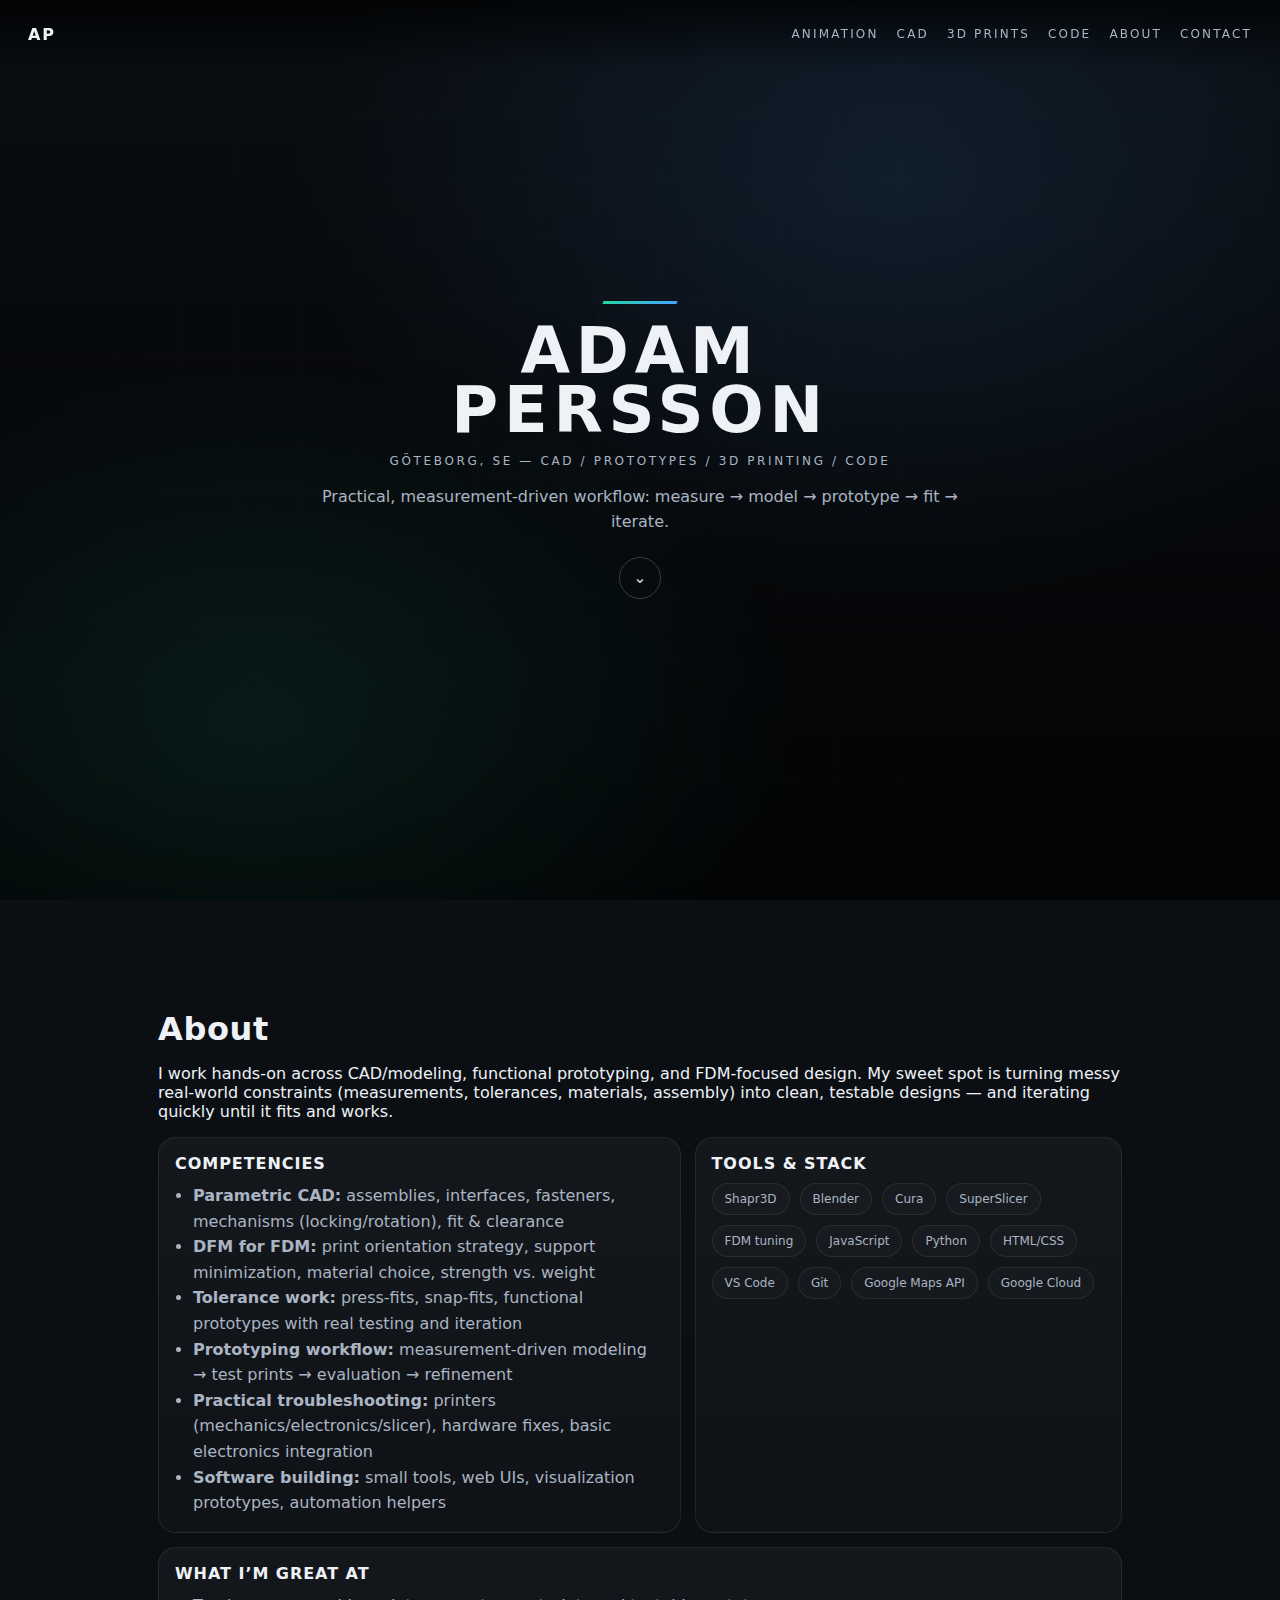
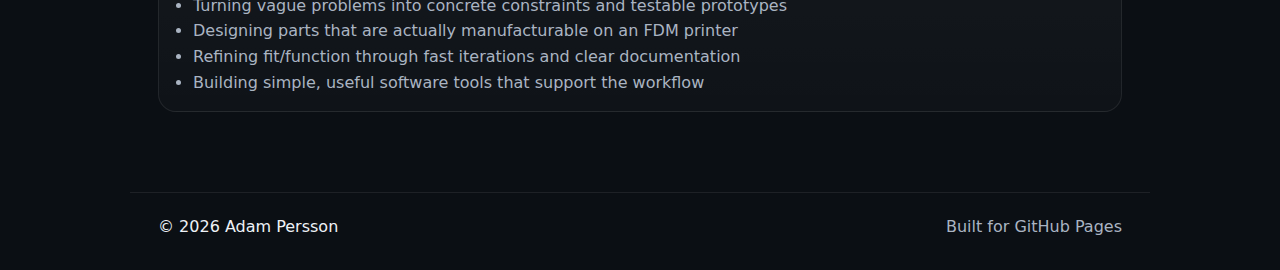
<file: index.html>
<!doctype html>
<html lang="en">
<head>
  <meta charset="UTF-8" />
  <meta name="viewport" content="width=device-width,initial-scale=1" />
  <title>Adam Persson</title>
  <meta name="description" content="CAD / Modeling — Prototypes — 3D Printing — Practical problem solving" />
  <link rel="stylesheet" href="css/styles.css" />
</head>

<body class="page-landing">
  <header class="topnav">
    <a class="brand" href="./">AP</a>
    <nav class="navlinks" aria-label="Site">
      <a href="animation/">ANIMATION</a>
      <a href="cad/">CAD</a>
      <a href="prints/">3D PRINTS</a>
      <a href="code/">CODE</a>
      <a href="#about">ABOUT</a>
      <a href="#contact">CONTACT</a>
    </nav>
  </header>

  <main class="hero" id="home">
    <div class="hero-bg" aria-hidden="true"></div>
    <div class="hero-content">
      <div class="hero-accent"></div>

      <h1>ADAM<br/>PERSSON</h1>
      <p class="hero-sub">GÖTEBORG, SE — CAD / PROTOTYPES / 3D PRINTING / CODE</p>
      <p class="hero-micro">
        Practical, measurement-driven workflow: measure → model → prototype → fit → iterate.
      </p>

      <a class="hero-down" href="#about" aria-label="Scroll down">⌄</a>
    </div>
  </main>

  <section id="about" class="section">
    <h2>About</h2>
    <p>
      I work hands-on across CAD/modeling, functional prototyping, and FDM-focused design.
      My sweet spot is turning messy real-world constraints (measurements, tolerances, materials, assembly)
      into clean, testable designs — and iterating quickly until it fits and works.
    </p>

    <div class="two-col">
      <div class="card">
        <h3>Competencies</h3>
        <ul>
          <li><b>Parametric CAD:</b> assemblies, interfaces, fasteners, mechanisms (locking/rotation), fit & clearance</li>
          <li><b>DFM for FDM:</b> print orientation strategy, support minimization, material choice, strength vs. weight</li>
          <li><b>Tolerance work:</b> press-fits, snap-fits, functional prototypes with real testing and iteration</li>
          <li><b>Prototyping workflow:</b> measurement-driven modeling → test prints → evaluation → refinement</li>
          <li><b>Practical troubleshooting:</b> printers (mechanics/electronics/slicer), hardware fixes, basic electronics integration</li>
          <li><b>Software building:</b> small tools, web UIs, visualization prototypes, automation helpers</li>
        </ul>
      </div>

      <div class="card">
        <h3>Tools & stack</h3>
        <div class="pills">
          <span class="pill">Shapr3D</span>
          <span class="pill">Blender</span>
          <span class="pill">Cura</span>
          <span class="pill">SuperSlicer</span>
          <span class="pill">FDM tuning</span>
          <span class="pill">JavaScript</span>
          <span class="pill">Python</span>
          <span class="pill">HTML/CSS</span>
          <span class="pill">VS Code</span>
          <span class="pill">Git</span>
          <span class="pill">Google Maps API</span>
          <span class="pill">Google Cloud</span>
        </div>
      </div>
    </div>

    <div class="card" style="margin-top:14px;">
      <h3>What I’m great at</h3>
      <ul>
        <li>Turning vague problems into concrete constraints and testable prototypes</li>
        <li>Designing parts that are actually manufacturable on an FDM printer</li>
        <li>Refining fit/function through fast iterations and clear documentation</li>
        <li>Building simple, useful software tools that support the workflow</li>
      </ul>
    </div>
  </section>
  
  <footer class="footer">
    <span>© <span id="year"></span> Adam Persson</span>
    <span class="muted">Built for GitHub Pages</span>
  </footer>

  <script>
    document.getElementById('year').textContent = new Date().getFullYear();
  </script>
</body>
</html>
</file>
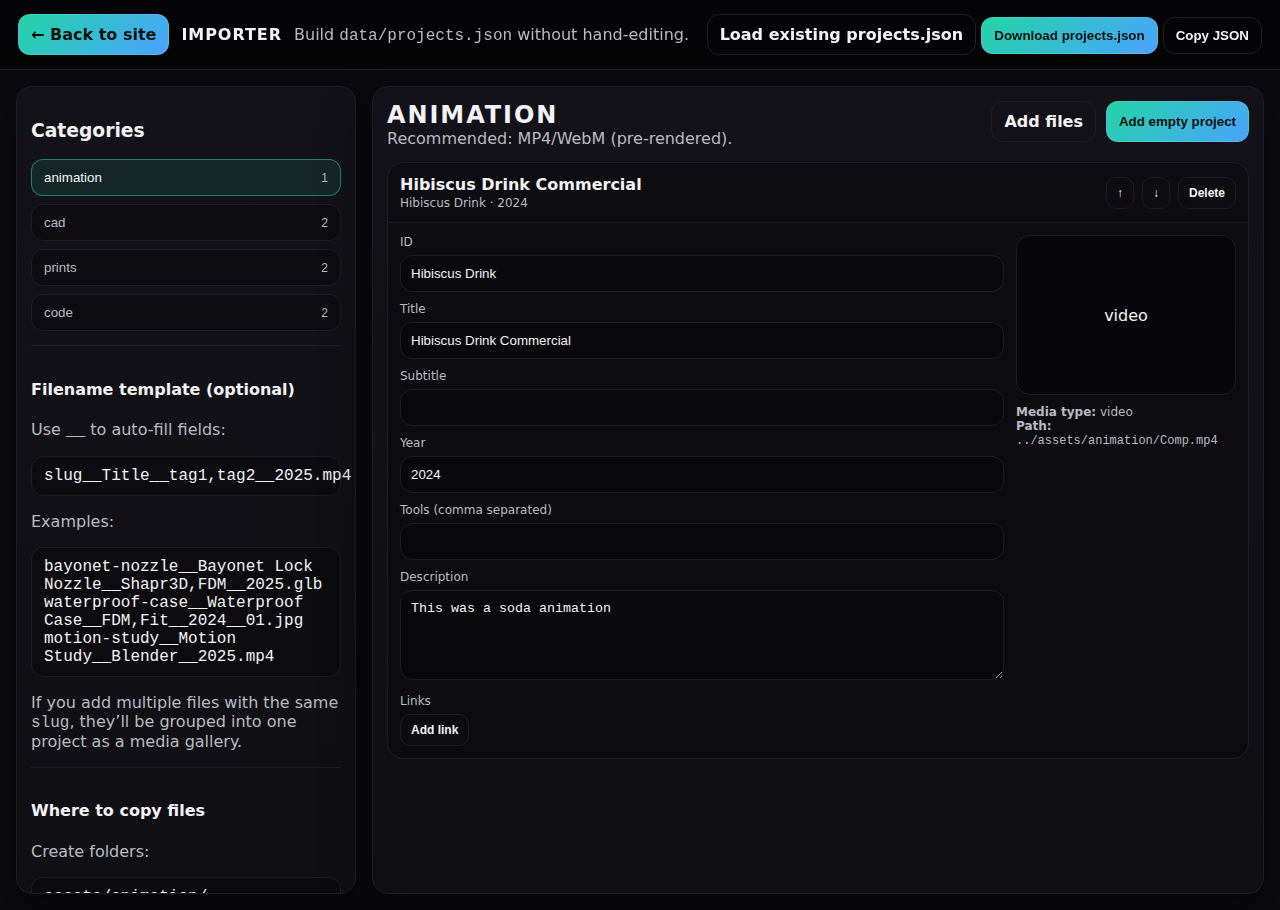
<file: admin/importer.html>
<!doctype html>
<html lang="en">
<head>
  <meta charset="UTF-8" />
  <meta name="viewport" content="width=device-width,initial-scale=1" />
  <title>Portfolio Importer</title>
  <link rel="stylesheet" href="importer.css" />
</head>
<body>
  <header class="bar">
    <div class="bar-left">
      <a class="btn" href="../">← Back to site</a>
      <div class="title">Importer</div>
      <div class="muted">Build <code>data/projects.json</code> without hand-editing.</div>
    </div>

    <div class="bar-right">
      <label class="btn ghost">
        Load existing projects.json
        <input id="loadJson" type="file" accept="application/json" hidden />
      </label>
      <button id="downloadJson" class="btn">Download projects.json</button>
      <button id="copyJson" class="btn ghost">Copy JSON</button>
    </div>
  </header>

  <main class="layout">
    <aside class="side">
      <h3>Categories</h3>
      <div id="cats" class="cats"></div>

      <div class="help">
        <h4>Filename template (optional)</h4>
        <p class="muted">
          Use <code>__</code> to auto-fill fields:
        </p>
        <pre>slug__Title__tag1,tag2__2025.mp4</pre>
        <p class="muted">
          Examples:
        </p>
        <pre>bayonet-nozzle__Bayonet Lock Nozzle__Shapr3D,FDM__2025.glb
waterproof-case__Waterproof Case__FDM,Fit__2024__01.jpg
motion-study__Motion Study__Blender__2025.mp4</pre>
        <p class="muted">
          If you add multiple files with the same <code>slug</code>, they’ll be grouped into one project as a media gallery.
        </p>
      </div>

      <div class="help">
        <h4>Where to copy files</h4>
        <p class="muted">
          Create folders:
        </p>
        <pre>assets/animation/
assets/cad/
assets/prints/
assets/code/</pre>
        <p class="muted">
          Then copy your files there. The importer writes paths like:
          <code>../assets/&lt;category&gt;/filename.ext</code>
        </p>
      </div>
    </aside>

    <section class="content">
      <div class="row">
        <div class="row-left">
          <h2 id="catTitle">animation</h2>
          <div class="muted" id="catHint"></div>
        </div>

        <div class="row-right">
          <label class="btn ghost">
            Add files
            <input id="addFiles" type="file" multiple hidden />
          </label>

          <label id="addFolderWrap" class="btn ghost" style="display:none;">
            Add code folder
            <input id="addFolder" type="file" webkitdirectory directory multiple hidden />
          </label>

          <button id="addEmpty" class="btn">Add empty project</button>
        </div>
      </div>

      <div id="list" class="list"></div>
    </section>
  </main>

  <script src="importer.js"></script>
</body>
</html>
</file>
<file: css/styles.css>
:root{
  --bg:#0b0f14;
  --fg:#eef2f7;
  --muted:#aab4c2;
  --line:rgba(255,255,255,.08);
  --accent:#24d4a6;
  --accent2:#4aa3ff;
  --panel:rgba(255,255,255,.04);
  --panel2:rgba(255,255,255,.02);
}

*{box-sizing:border-box}
html,body{height:100%;margin:0}
body{
  background:var(--bg);
  color:var(--fg);
  font-family: system-ui,-apple-system,Segoe UI,Roboto,Arial,sans-serif;
}
a{color:inherit;text-decoration:none}

/* Topnav */
.topnav{
  position:fixed;
  inset:0 0 auto 0;
  height:68px;
  display:flex;
  align-items:center;
  justify-content:space-between;
  padding:0 28px;
  z-index:10;
  background:linear-gradient(to bottom, rgba(0,0,0,.72), rgba(0,0,0,0));
}
.brand{font-weight:800;letter-spacing:.12em}
.navlinks{display:flex;gap:18px;flex-wrap:wrap;justify-content:center}
.navlinks a{
  color:var(--muted);
  font-size:12px;
  letter-spacing:.18em;
  text-transform:uppercase;
  padding:6px 0;
}
.navlinks a:hover,.navlinks a.active{color:var(--fg)}

/* Buttons/pills */
.btn{
  display:inline-flex;
  align-items:center;
  justify-content:center;
  padding:11px 14px;
  border-radius:14px;
  border:1px solid rgba(255,255,255,.14);
  background:linear-gradient(135deg, rgba(36,212,166,.85), rgba(74,163,255,.65));
  font-size:12px;
  letter-spacing:.14em;
  text-transform:uppercase;
}
.btn.ghost{
  background:transparent;
  border:1px solid var(--line);
}
.pills{display:flex;gap:10px;flex-wrap:wrap}
.pill{
  display:inline-flex;
  align-items:center;
  padding:8px 12px;
  border-radius:999px;
  border:1px solid var(--line);
  background:rgba(255,255,255,.02);
  color:var(--muted);
  font-size:12px;
}
.pill.link{color:var(--fg)}

/* Landing hero */
.page-landing .hero{
  height:100vh;
  position:relative;
  display:grid;
  place-items:center;
  overflow:hidden;
}
.hero-bg{
  position:absolute;
  inset:0;
  background:
    radial-gradient(1000px 700px at 70% 20%, rgba(74,163,255,.12), transparent 60%),
    radial-gradient(900px 600px at 20% 80%, rgba(36,212,166,.10), transparent 60%),
    linear-gradient(to bottom, rgba(0,0,0,.15), rgba(0,0,0,.78));
}
.hero-bg::before{
  content:"";
  position:absolute;
  inset:-2px;
  background:
    linear-gradient(rgba(255,255,255,.05) 1px, transparent 1px),
    linear-gradient(90deg, rgba(255,255,255,.05) 1px, transparent 1px);
  background-size: 60px 60px;
  mask-image: radial-gradient(circle at 50% 35%, rgba(0,0,0,1), rgba(0,0,0,0) 70%);
  opacity:.35;
}
.hero-content{position:relative;text-align:center;padding:24px;max-width:980px}
.hero-accent{
  width:74px;height:3px;
  background:linear-gradient(90deg,var(--accent),var(--accent2));
  margin:0 auto 18px;
  transform:skewX(-18deg);
}
.hero h1{margin:0;font-size:64px;line-height:.92;letter-spacing:.09em;text-transform:uppercase}
.hero-sub{margin:14px 0 0;color:var(--muted);font-size:12px;letter-spacing:.22em;text-transform:uppercase}
.hero-actions{display:flex;gap:10px;justify-content:center;flex-wrap:wrap;margin-top:20px}
.hero-micro{margin:16px auto 0;color:var(--muted);max-width:64ch;line-height:1.6}
.hero-down{
  display:inline-flex;
  align-items:center;
  justify-content:center;
  width:42px;height:42px;
  margin-top:22px;
  border:1px solid rgba(255,255,255,.22);
  border-radius:999px;
  color:var(--fg);
  opacity:.9;
}

/* Sections */
.section{
  padding:110px 28px 80px;
  max-width:1020px;
  margin:0 auto;
}
.section h2{margin:0 0 10px;font-size:32px;letter-spacing:.02em}
.muted{color:var(--muted)}
.two-col{display:grid;grid-template-columns:1.1fr .9fr;gap:14px;margin-top:16px}
.card{
  border:1px solid var(--line);
  background:linear-gradient(180deg, var(--panel), var(--panel2));
  border-radius:18px;
  padding:16px;
}
.card h3{margin:0 0 10px;font-size:16px;letter-spacing:.06em;text-transform:uppercase}
.card ul{margin:0;padding-left:18px;color:var(--muted);line-height:1.6}

.feature-grid{display:grid;grid-template-columns:repeat(3,1fr);gap:14px;margin-top:14px}
.feature{
  border:1px solid var(--line);
  border-radius:18px;
  padding:16px;
  background:linear-gradient(180deg, rgba(255,255,255,.04), rgba(255,255,255,.02));
  transition:transform .12s ease,border-color .12s ease;
}
.feature:hover{transform:translateY(-2px);border-color:rgba(36,212,166,.55)}
.feature-title{font-weight:800;letter-spacing:.02em;margin-bottom:6px}
.feature-desc{color:var(--muted);line-height:1.5}

.footer{max-width:1020px;margin:0 auto;padding:24px 28px 34px;display:flex;justify-content:space-between;gap:10px;flex-wrap:wrap;border-top:1px solid var(--line)}

/* Viewer */
.page-viewer .viewer{min-height:100vh;padding-top:68px;position:relative}
.viewer-layout{height:calc(100vh - 68px);display:grid;grid-template-columns:1.25fr .85fr}
.viewer-left{position:relative;border-right:1px solid var(--line);overflow:hidden;background:rgba(0,0,0,.25)}
.viewer-media{width:100%;height:100%;object-fit:cover;display:block;border:0}

.viewer-right{
  padding:36px 34px;
  display:flex;
  align-items:flex-start;
  overflow:auto;
  background:linear-gradient(to bottom, rgba(255,255,255,.02), rgba(255,255,255,0));
}
.viewer-kicker{color:var(--muted);font-size:11px;letter-spacing:.22em;text-transform:uppercase}
.viewer-title{margin:10px 0 6px;font-size:40px;letter-spacing:.04em;text-transform:uppercase}
.viewer-subtitle{color:var(--muted);margin-bottom:18px}
.viewer-details{display:grid;gap:10px;margin:18px 0;padding:14px 0;border-top:1px solid var(--line);border-bottom:1px solid var(--line)}
.viewer-details div{display:flex;justify-content:space-between;gap:14px;font-size:14px}
.viewer-details span{color:var(--muted);letter-spacing:.06em}
.viewer-desc{line-height:1.6;max-width:56ch}
.viewer-links{margin-top:14px;display:flex;gap:10px;flex-wrap:wrap}
.viewer-empty{padding:90px 28px;color:var(--muted)}

/* Placeholder media */
.viewer-placeholder{position:relative;width:100%;height:100%;display:grid;place-items:center;overflow:hidden}
.placeholder-grid{
  position:absolute;inset:-2px;
  background:
    linear-gradient(rgba(255,255,255,.07) 1px, transparent 1px),
    linear-gradient(90deg, rgba(255,255,255,.07) 1px, transparent 1px);
  background-size: 56px 56px;
  opacity:.22;
}
.placeholder-content{position:relative;text-align:center;padding:24px;max-width:90%}
.placeholder-kicker{color:var(--muted);font-size:11px;letter-spacing:.22em;text-transform:uppercase;margin-bottom:10px}
.placeholder-title{font-size:28px;font-weight:900;letter-spacing:.04em;text-transform:uppercase}
.placeholder-sub{color:var(--muted);margin-top:8px}

/* Nav arrows */
.nav-arrow{
  position:absolute;
  top:50%;
  transform:translateY(-50%);
  width:52px;height:52px;
  border-radius:999px;
  border:1px solid rgba(255,255,255,.18);
  background:rgba(0,0,0,.35);
  color:var(--fg);
  font-size:34px;
  cursor:pointer;
  display:grid;
  place-items:center;
  z-index:5;
}
.nav-arrow:hover{border-color:rgba(36,212,166,.55)}
.nav-prev{left:18px}
.nav-next{right:18px}

/* Carousel */
.viewer-carousel{
  position:absolute;
  left:0;right:0;
  bottom:14px;
  display:flex;
  justify-content:center;
  gap:10px;
  padding:0 18px;
  z-index:6;
  flex-wrap:wrap;
}
.carousel-pill{
  max-width:220px;
  white-space:nowrap;
  overflow:hidden;
  text-overflow:ellipsis;
  border-radius:999px;
  border:1px solid var(--line);
  background:rgba(0,0,0,.30);
  color:var(--muted);
  padding:8px 12px;
  cursor:pointer;
  font-size:12px;
}
.carousel-pill.active{
  border-color:rgba(36,212,166,.7);
  color:var(--fg);
  background:rgba(36,212,166,.12);
}

/* Responsive */
@media (max-width: 980px){
  .two-col{grid-template-columns:1fr}
  .feature-grid{grid-template-columns:1fr}
  .hero h1{font-size:52px}
}
@media (max-width: 960px){
  .viewer-layout{grid-template-columns:1fr}
  .viewer-left{height:52vh;border-right:none;border-bottom:1px solid var(--line)}
  .viewer-right{height:calc(48vh - 68px);padding:22px}
  .viewer-title{font-size:30px}
  .viewer-carousel{justify-content:flex-start;overflow:auto;flex-wrap:nowrap}
}
</file>
<file: admin/importer.css>
:root{
  --bg:#0b0b0e;
  --panel:#121218;
  --panel2:#0f0f14;
  --fg:#f3f3f5;
  --muted:#b9bbc2;
  --line:#1e1e28;
  --accent:#24d4a6;
  --radius:16px;
  --shadow: 0 18px 50px rgba(0,0,0,.45);
  font-family: system-ui,-apple-system,Segoe UI,Roboto,Arial,sans-serif;
}

*{box-sizing:border-box}
body{margin:0;background:var(--bg);color:var(--fg)}
a{color:inherit;text-decoration:none}
code,pre{font-family: ui-monospace, SFMono-Regular, Menlo, Monaco, Consolas, "Liberation Mono", "Courier New", monospace}

.bar{
  position:sticky; top:0; z-index:10;
  display:flex; gap:14px; justify-content:space-between; align-items:center;
  padding:14px 18px;
  background:rgba(0,0,0,.55);
  backdrop-filter: blur(10px);
  border-bottom:1px solid var(--line);
}
.bar-left{display:flex;align-items:center;gap:12px;flex-wrap:wrap}
.title{font-weight:900;letter-spacing:.06em;text-transform:uppercase}
.muted{color:var(--muted)}
.btn{
  display:inline-flex;align-items:center;gap:8px;
  padding:10px 12px;border-radius:12px;border:1px solid rgba(255,255,255,.12);
  background:linear-gradient(135deg, var(--accent), #4aa3ff);
  color:#05110d; font-weight:800; cursor:pointer;
}
.btn.ghost{background:transparent;color:var(--fg);border:1px solid var(--line);font-weight:700}
.btn:active{transform:translateY(1px)}

.layout{display:grid;grid-template-columns: 340px 1fr; gap:16px; padding:16px}
.side{
  border:1px solid var(--line); border-radius:var(--radius);
  background:linear-gradient(180deg, var(--panel), var(--panel2));
  padding:14px; box-shadow: var(--shadow);
  height: calc(100vh - 92px);
  overflow:auto;
}
.content{
  border:1px solid var(--line); border-radius:var(--radius);
  background:linear-gradient(180deg, var(--panel), var(--panel2));
  padding:14px; box-shadow: var(--shadow);
  min-height: calc(100vh - 92px);
}

.cats{display:flex;flex-direction:column;gap:8px;margin:10px 0 14px}
.cat{
  display:flex;justify-content:space-between;align-items:center;
  padding:10px 12px;border-radius:12px;border:1px solid var(--line);
  cursor:pointer;color:var(--muted);
  background:rgba(0,0,0,.25);
}
.cat.active{color:var(--fg);border-color:rgba(36,212,166,.55);background:rgba(36,212,166,.10)}
.badge{font-size:12px;color:var(--muted)}

.help{margin-top:14px;border-top:1px solid var(--line);padding-top:12px}
pre{
  margin:10px 0 0;
  padding:10px 12px;
  border-radius:12px;
  border:1px solid var(--line);
  background:rgba(0,0,0,.25);
  color:var(--fg);
  white-space:pre-wrap;
}

.row{display:flex;justify-content:space-between;align-items:flex-start;gap:12px;flex-wrap:wrap}
.row-left h2{margin:0;text-transform:uppercase;letter-spacing:.08em}
.row-right{display:flex;gap:10px;flex-wrap:wrap}

.list{margin-top:14px;display:flex;flex-direction:column;gap:12px}
.item{
  border:1px solid var(--line); border-radius:var(--radius);
  background:rgba(0,0,0,.25);
  overflow:hidden;
}
.item-head{
  display:flex;justify-content:space-between;align-items:center;
  padding:12px 12px; gap:10px;
  border-bottom:1px solid var(--line);
}
.item-title{font-weight:900}
.item-sub{color:var(--muted);font-size:12px;margin-top:2px}
.item-actions{display:flex;gap:8px;flex-wrap:wrap}
.small{padding:8px 10px;border-radius:10px;font-size:12px}

.item-body{padding:12px;display:grid;grid-template-columns: 1fr 220px;gap:12px}
.fields{display:grid;gap:10px}
.field label{display:block;color:var(--muted);font-size:12px;margin-bottom:6px}
.field input,.field textarea,.field select{
  width:100%;
  padding:10px 10px;
  border-radius:12px;
  border:1px solid var(--line);
  background:rgba(0,0,0,.25);
  color:var(--fg);
  outline:none;
}
.field textarea{min-height:90px;resize:vertical}

.preview{
  border:1px solid var(--line);
  border-radius:14px;
  overflow:hidden;
  background:rgba(0,0,0,.35);
  min-height:160px;
  display:grid;place-items:center;
}
.preview img,.preview video{
  width:100%;height:100%;
  object-fit:cover;display:block;
}
.kv{font-size:12px;color:var(--muted);margin-top:10px;word-break:break-word}
.links{display:flex;flex-direction:column;gap:8px}
.linkrow{display:grid;grid-template-columns: 1fr 1fr auto; gap:8px; align-items:center}

@media (max-width: 980px){
  .layout{grid-template-columns:1fr}
  .side{height:auto}
  .item-body{grid-template-columns:1fr}
}
</file>
